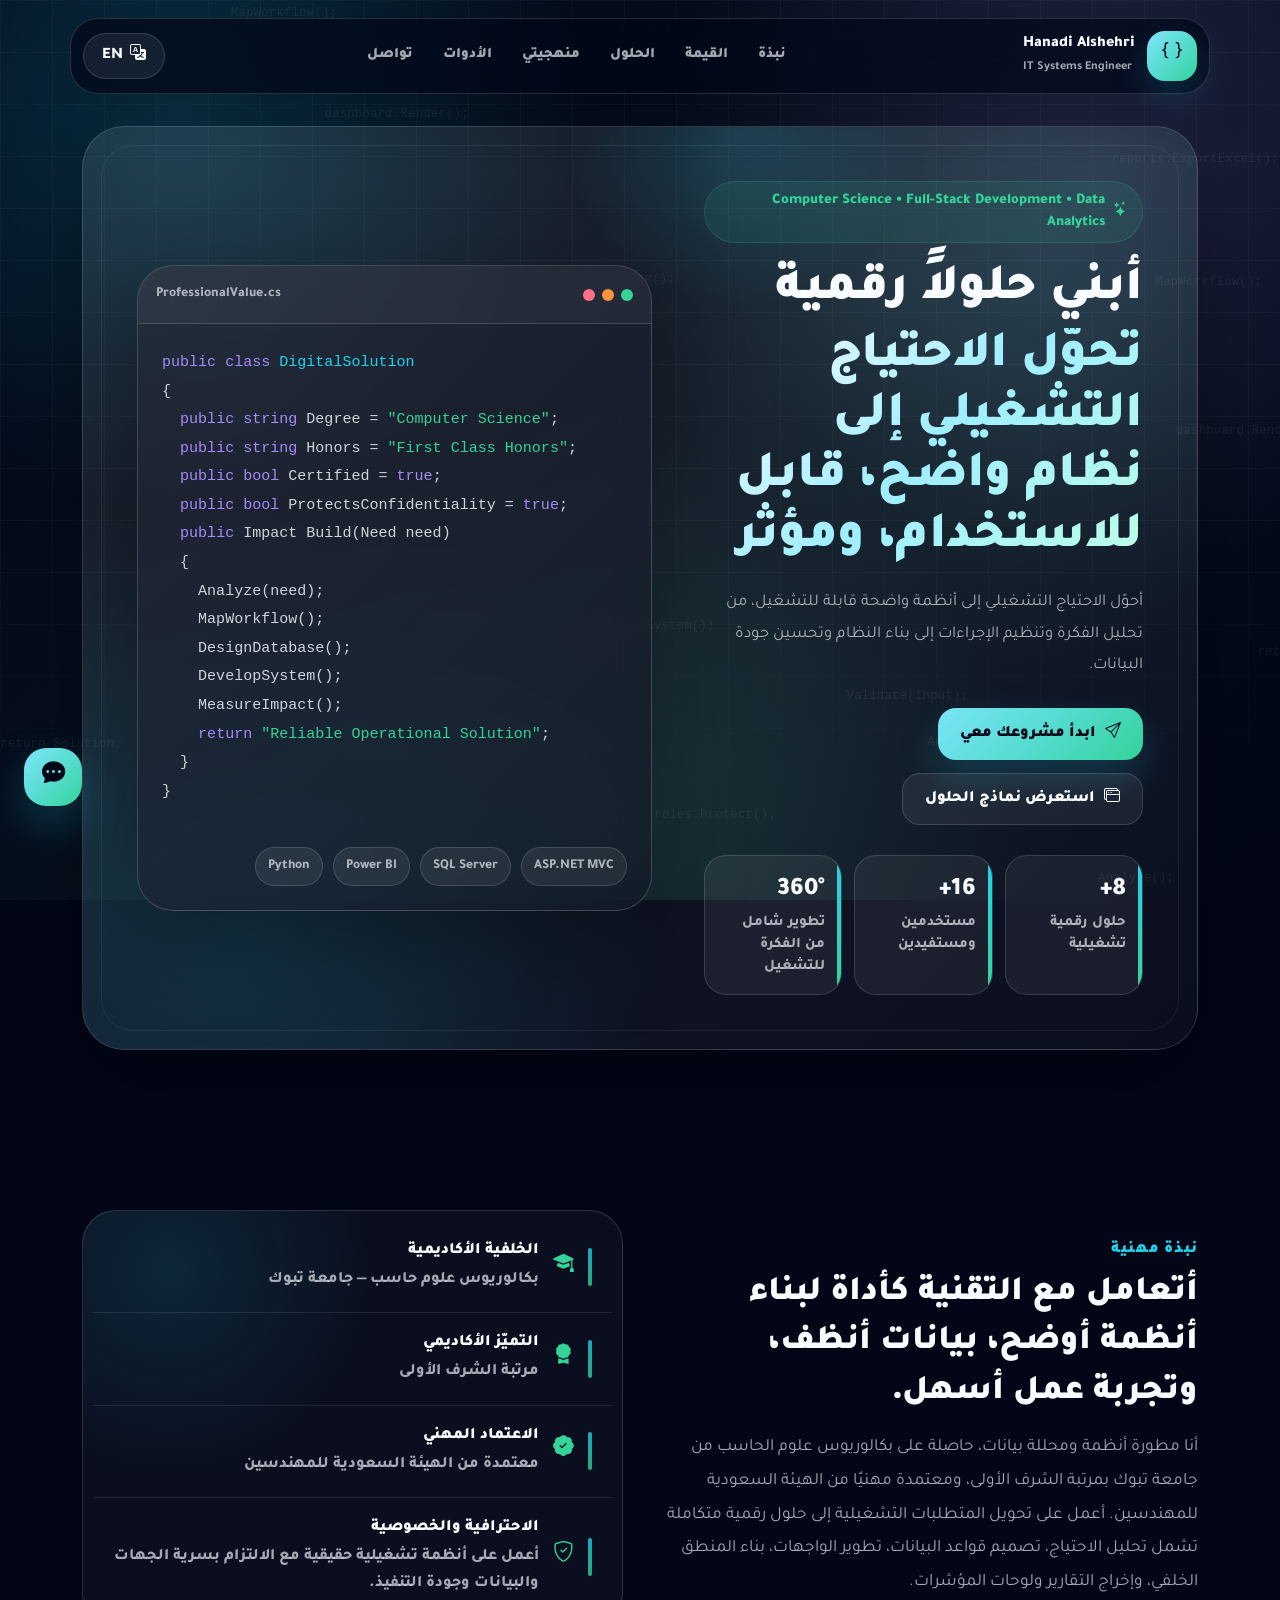
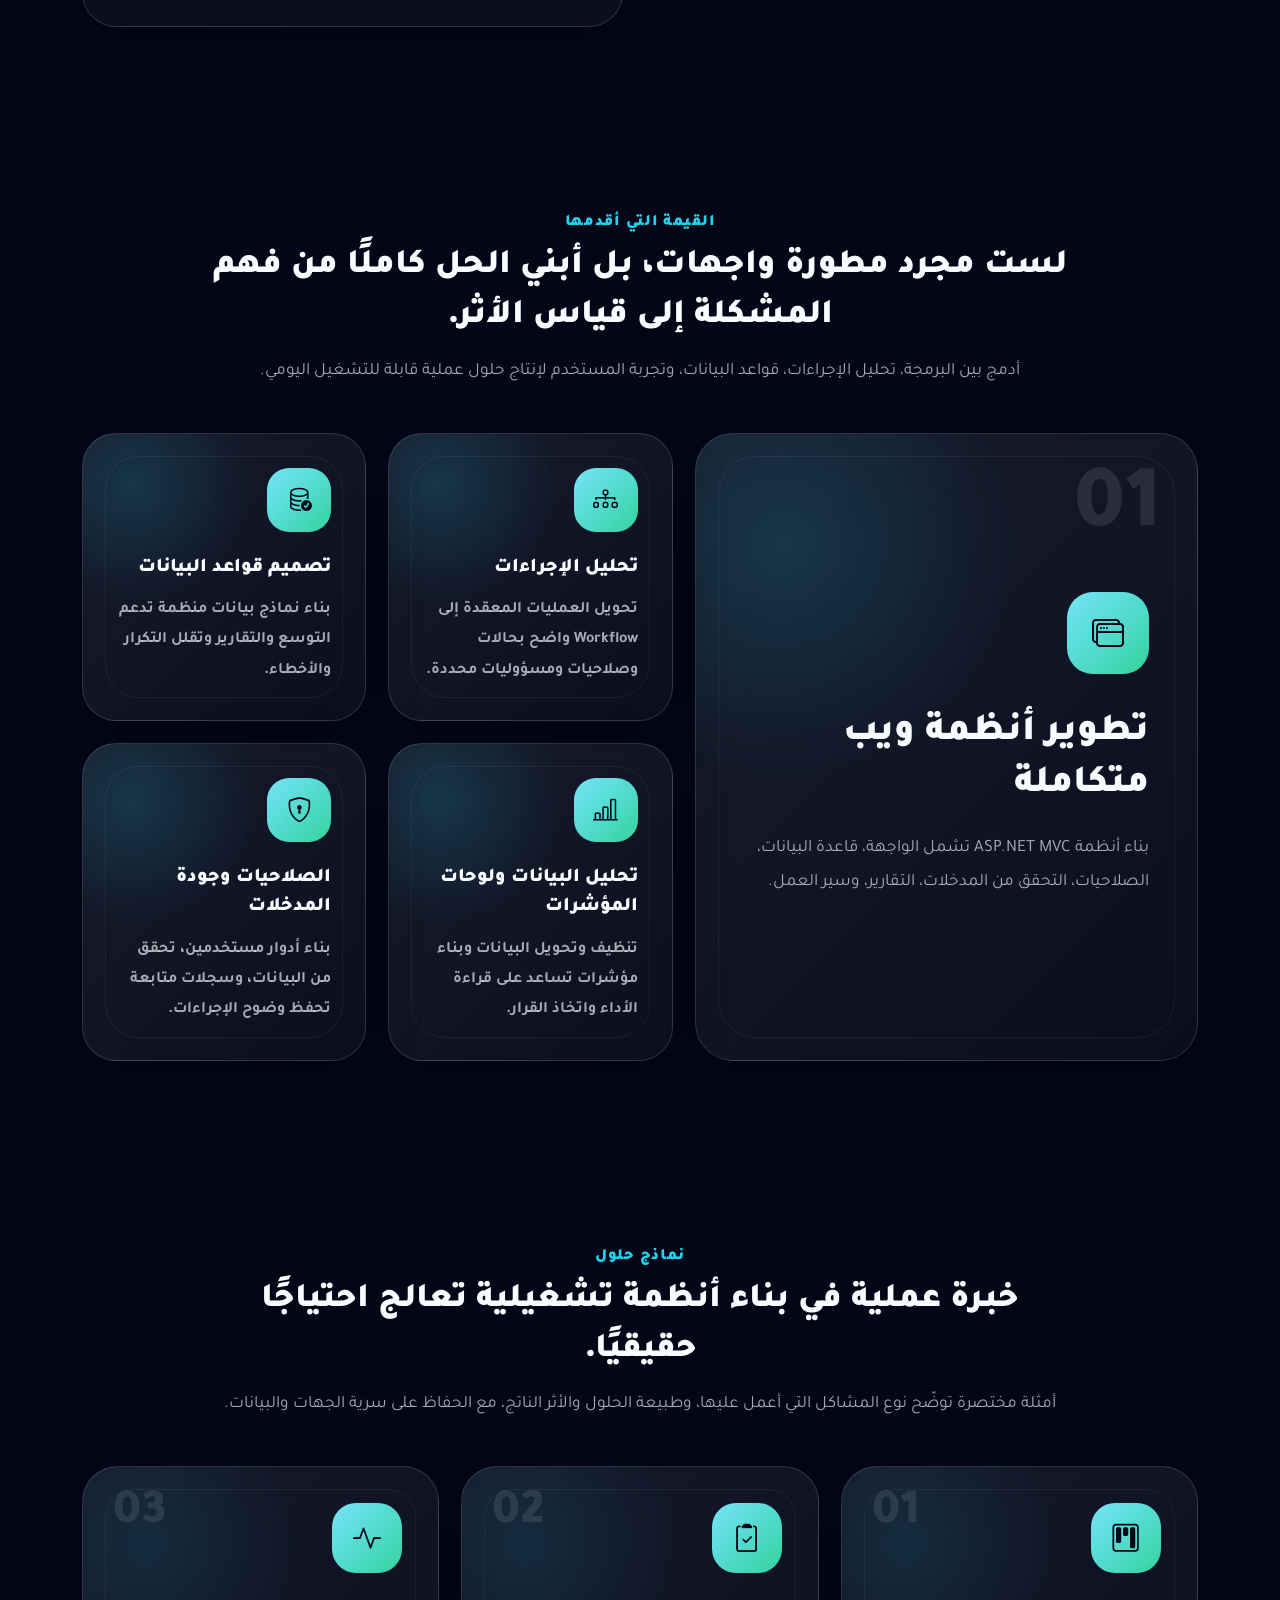
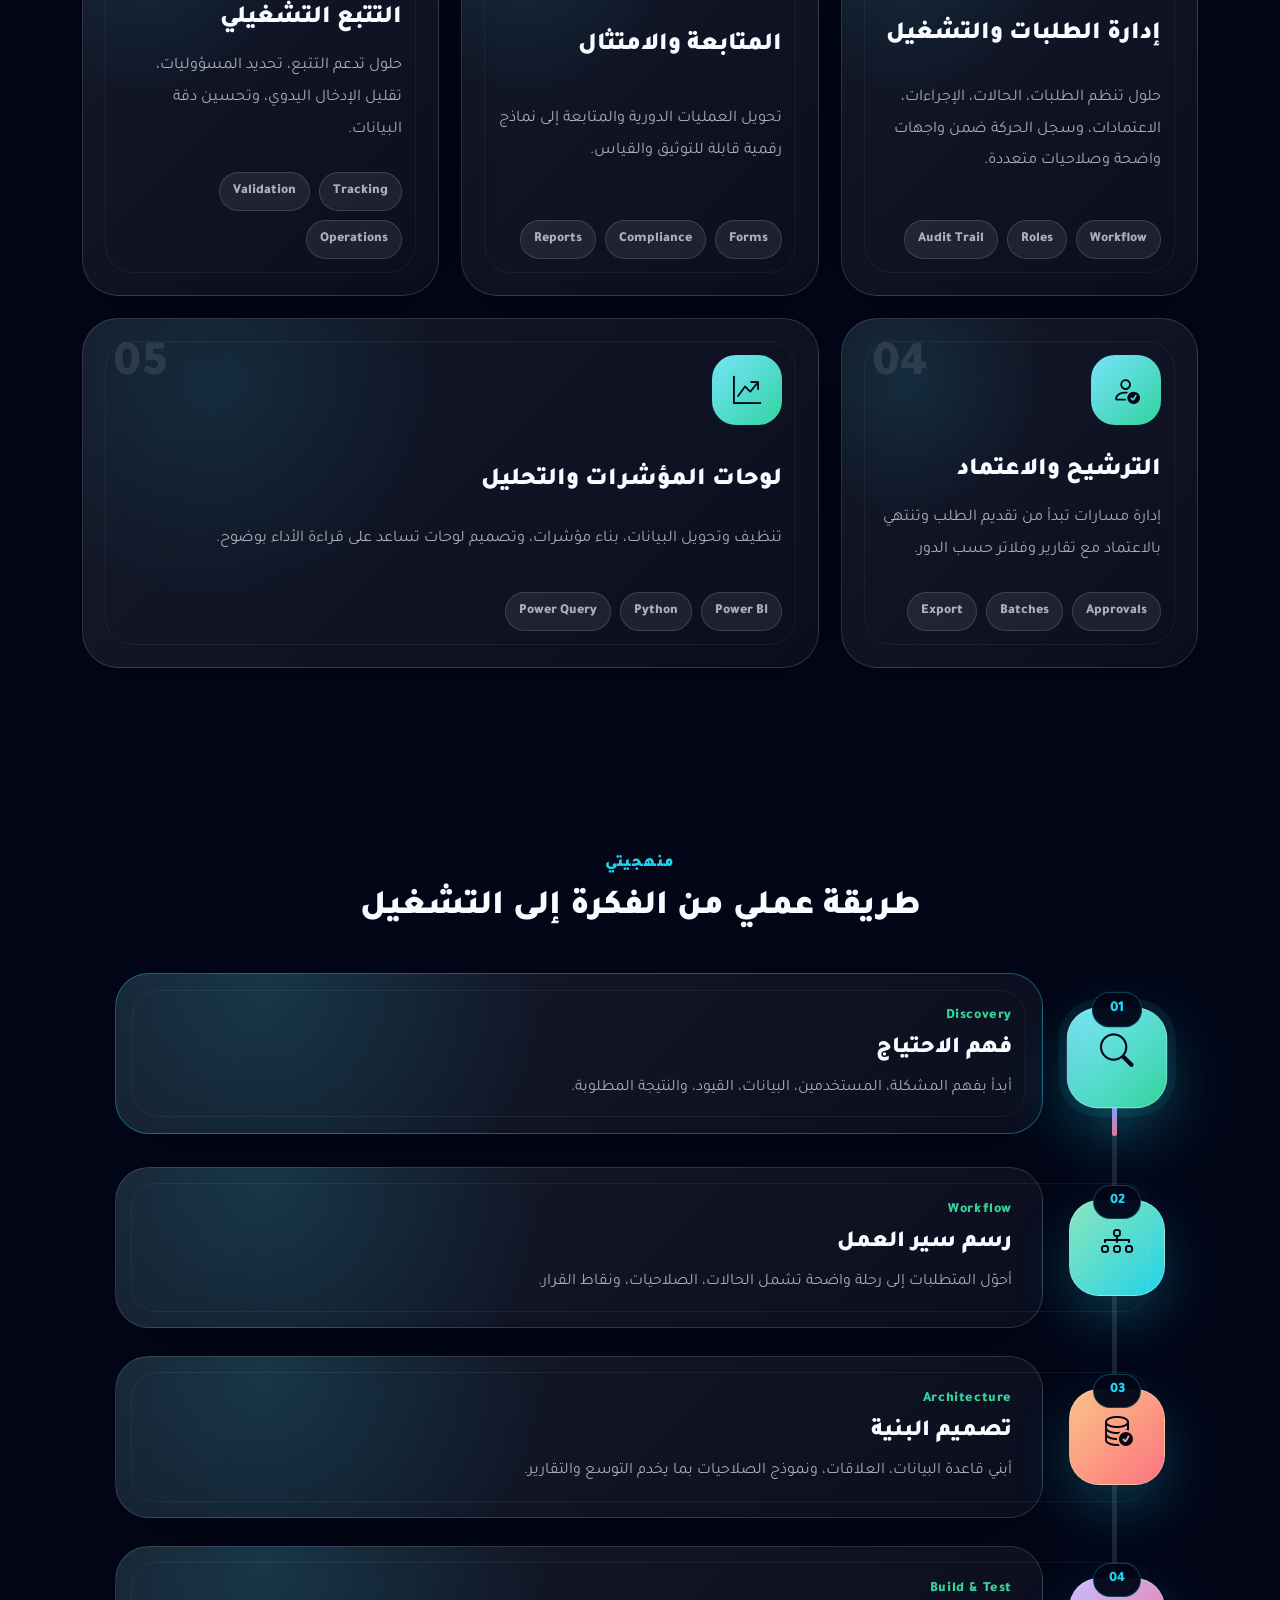
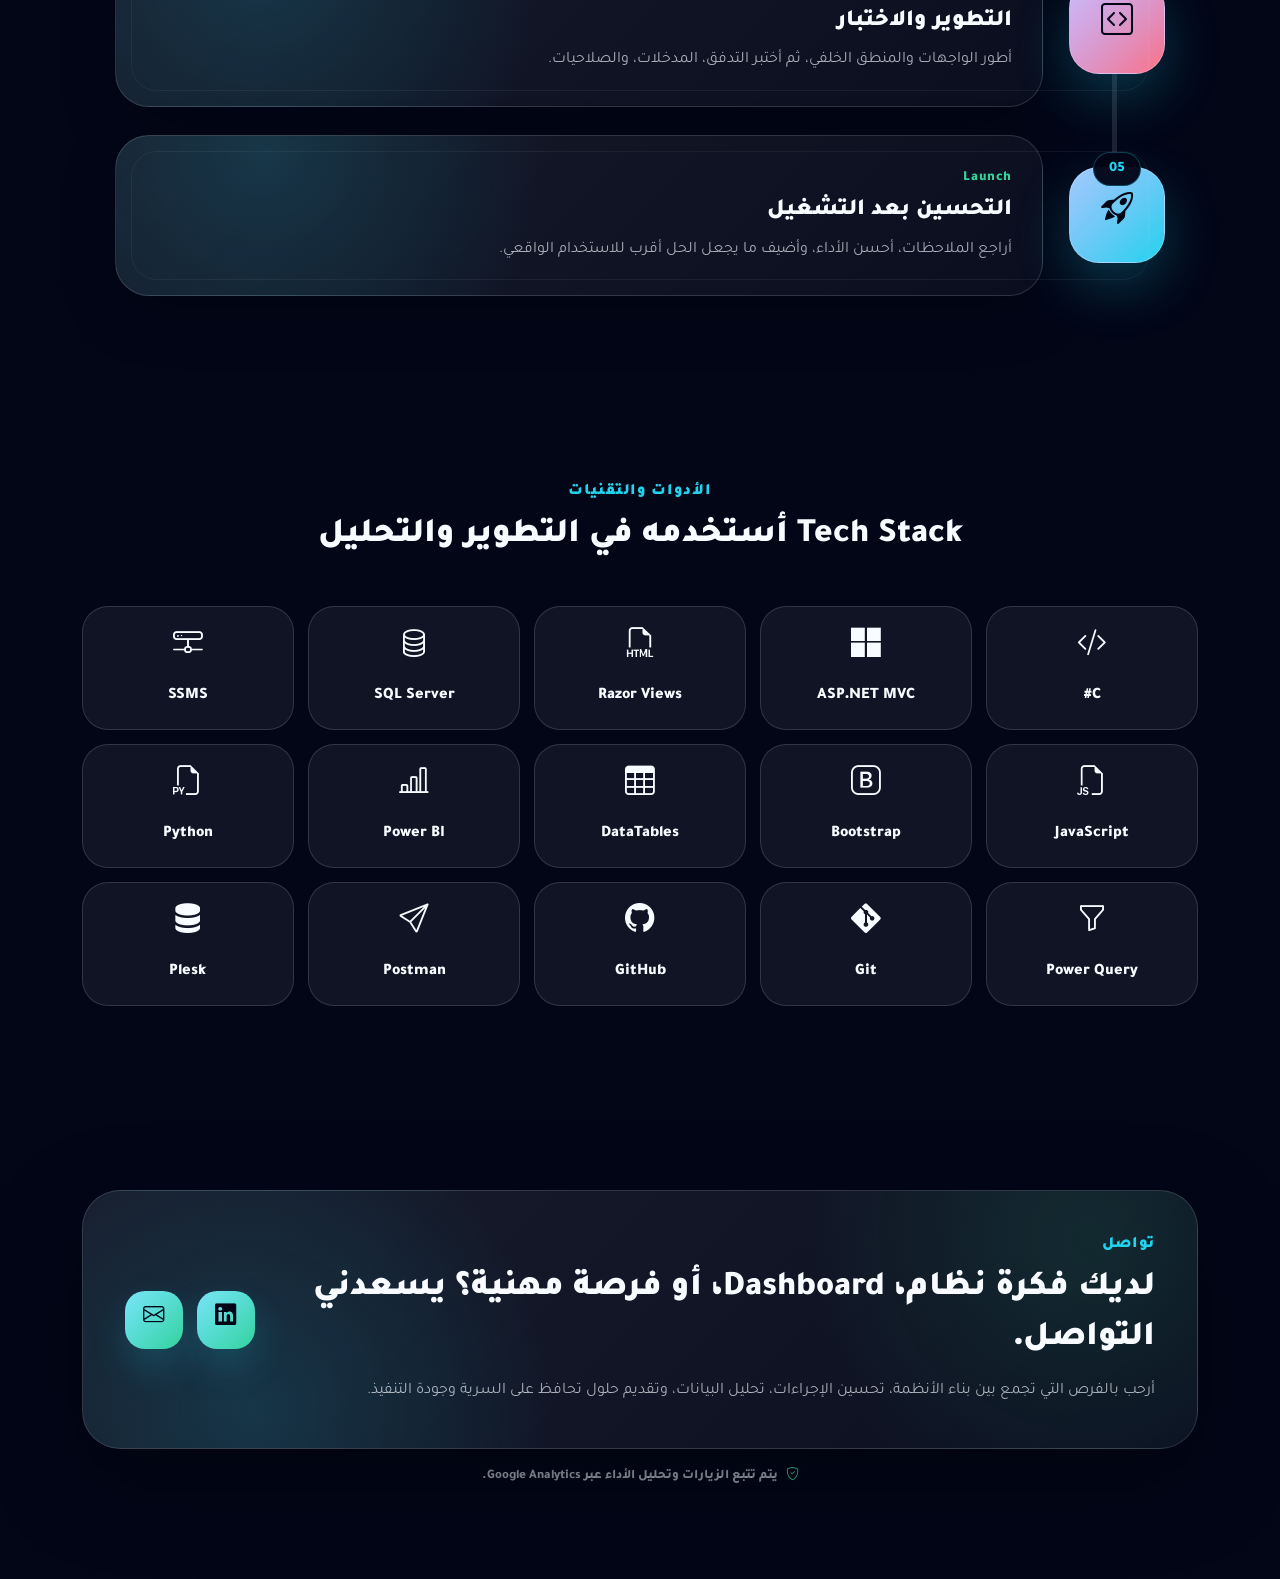
<file: index.html>
<!DOCTYPE html>
<html lang="ar" dir="rtl" id="htmlRoot">
<head>
    <meta charset="utf-8" />
    <meta name="viewport" content="width=device-width, initial-scale=1.0">

    <title>Portfolio - Hanadi Alshehri</title>

    <meta name="description" content="هنادي الشهري — مطورة أنظمة ومحللة بيانات. بناء حلول ASP.NET MVC، SQL Server، Power BI من الفكرة للتشغيل." />
    <meta name="author" content="Hanadi Alshehri" />

    <link rel="canonical" href="https://hanadialshehri12.github.io/portfolio/" />

    <meta property="og:title" content="Hanadi Alshehri — IT Systems Engineer" />
    <meta property="og:description" content="مطورة أنظمة ومحللة بيانات، أبني حلولاً رقمية متكاملة من الفكرة إلى التشغيل." />
    <meta property="og:url" content="https://hanadialshehri12.github.io/portfolio/" />
    <meta property="og:type" content="website" />
   <meta property="og:image" content="https://hanadialshehri12.github.io/portfolio/images/og-preview.png?v=3" />

    <meta name="twitter:card" content="summary_large_image" />

    <!-- Google Analytics -->
    <script async src="https://www.googletagmanager.com/gtag/js?id=G-NYGYSDWLR7"></script>
    <script>
        window.dataLayer = window.dataLayer || [];
        function gtag() { dataLayer.push(arguments); }
        gtag('js', new Date());
        gtag('config', 'G-NYGYSDWLR7');
    </script>

    <link href="https://cdn.jsdelivr.net/npm/bootstrap@5.3.3/dist/css/bootstrap.min.css" rel="stylesheet">
    <link href="https://cdn.jsdelivr.net/npm/bootstrap-icons@1.11.3/font/bootstrap-icons.css" rel="stylesheet">
    <link href="https://fonts.googleapis.com/css2?family=Tajawal:wght@400;500;700;800;900&display=swap" rel="stylesheet">

    <link href="Content/portfolio.css" rel="stylesheet" />
</head>

<body>

    <div class="page-bg"></div>
    <div class="grid-bg"></div>
    <div class="code-layer" id="codeLayer"></div>

    <header class="main-nav" id="mainNav">
        <div class="container nav-box" id="navBox">

            <a href="#home" class="brand">
                <span class="brand-icon"><i class="bi bi-braces"></i></span>
                <span class="brand-text">
                    <b data-i18n="brand_title">Hanadi Alshehri</b>
                    <small data-i18n="brand_subtitle">IT Systems Engineer</small>
                </span>
            </a>

            <nav class="collapse nav-links" id="navMenu">
                <a href="#about" data-i18n="nav_about">نبذة</a>
                <a href="#value" data-i18n="nav_value">القيمة</a>
                <a href="#solutions" data-i18n="nav_solutions">الحلول</a>
                <a href="#process" data-i18n="nav_process">منهجيتي</a>
                <a href="#tools" data-i18n="nav_tools">الأدوات</a>
                <a href="#contact" data-i18n="nav_contact">تواصل</a>
            </nav>

            <button class="lang-toggle" id="langToggle" type="button">
                <i class="bi bi-translate"></i>
                <span id="langText">EN</span>
            </button>

        </div>
    </header>

    <main>

        <div class="splash-screen" id="splashScreen" aria-hidden="true">
            <div class="splash-code">
                <span>Analyze()</span>
                <span>Design()</span>
                <span>Build()</span>
                <span>Deploy()</span>
            </div>

            <div class="splash-loader">
                <div class="splash-mark"><span>H</span></div>
                <div class="splash-ring ring-one"></div>
                <div class="splash-ring ring-two"></div>
                <div class="splash-ring ring-three"></div>
            </div>

            <div class="splash-copy">
                <strong data-i18n="splash_title">Hanadi Portfolio</strong>
                <p data-i18n="splash_subtitle">جاري بناء التجربة الرقمية...</p>
            </div>
        </div>

        <section class="hero-section section-reveal" id="home">
            <div class="container">
                <div class="hero-shell">

                    <div class="hero-copy">
                        <span class="eyebrow">
                            <i class="bi bi-stars"></i>
                            <span data-i18n="hero_badge">Computer Science • Full-Stack Development • Data Analytics</span>
                        </span>

                        <h1>
                            <span data-i18n="hero_title_1">أبني حلولاً رقمية</span>
                            <strong data-i18n="hero_title_2">تحوّل الاحتياج التشغيلي إلى نظام واضح، قابل للاستخدام، ومؤثر</strong>
                        </h1>

                        <p class="hero-lead" data-i18n="hero_desc">
                            مطورة أنظمة ومحللة بيانات أعمل على بناء حلول رقمية متكاملة من الفكرة وحتى التشغيل، مع تركيز على فهم الاحتياج، تنظيم الإجراءات، تحسين جودة البيانات، وبناء أنظمة تساعد الفرق على العمل بوضوح وكفاءة.
                        </p>

                        <div class="hero-actions">
                            <a href="#contact" class="btn-main">
                                <i class="bi bi-send"></i>
                                <span data-i18n="hero_btn_contact">ابدأ مشروعك معي</span>
                            </a>

                            <a href="#solutions" class="btn-ghost">
                                <i class="bi bi-window-stack"></i>
                                <span data-i18n="hero_btn_cases">استعرض نماذج الحلول</span>
                            </a>
                        </div>

                        <div class="hero-metrics">
                            <div>
                                <b data-count="8">0</b><em>+</em>
                                <span data-i18n="metric_1">حلول رقمية تشغيلية</span>
                            </div>

                            <div>
                                <b data-count="16">0</b><em>+</em>
                                <span data-i18n="metric_2">المستفيدين</span>
                            </div>

                            <div>
                                <b data-count="360">0</b><em>°</em>
                                <span data-i18n="metric_3">تطوير شامل من الفكرة للتشغيل</span>
                            </div>
                        </div>
                    </div>

                    <div class="hero-code-card tilt-card">
                        <div class="code-window-head">
                            <div class="window-dots">
                                <i></i><i></i><i></i>
                            </div>
                            <span class="code-title">ProfessionalValue.cs</span>
                        </div>

                        <div class="code-body">
                            <span class="code-line"><span class="code-keyword">public class</span><span class="code-name"> DigitalSolution</span></span>
                            <span class="code-line">{</span>
                            <span class="code-line">&nbsp;&nbsp;<span class="code-keyword">public string</span> Degree = <span class="code-string">"Computer Science"</span>;</span>
                            <span class="code-line">&nbsp;&nbsp;<span class="code-keyword">public string</span> Honors = <span class="code-string">"First Class Honors"</span>;</span>
                            <span class="code-line">&nbsp;&nbsp;<span class="code-keyword">public bool</span> Certified = <span class="code-keyword">true</span>;</span>
                            <span class="code-line">&nbsp;&nbsp;<span class="code-keyword">public bool</span> ProtectsConfidentiality = <span class="code-keyword">true</span>;</span>
                            <span class="code-line"></span>
                            <span class="code-line">&nbsp;&nbsp;<span class="code-keyword">public</span> Impact Build(Need need)</span>
                            <span class="code-line">&nbsp;&nbsp;{</span>
                            <span class="code-line">&nbsp;&nbsp;&nbsp;&nbsp;Analyze(need);</span>
                            <span class="code-line">&nbsp;&nbsp;&nbsp;&nbsp;MapWorkflow();</span>
                            <span class="code-line">&nbsp;&nbsp;&nbsp;&nbsp;DesignDatabase();</span>
                            <span class="code-line">&nbsp;&nbsp;&nbsp;&nbsp;DevelopSystem();</span>
                            <span class="code-line">&nbsp;&nbsp;&nbsp;&nbsp;MeasureImpact();</span>
                            <span class="code-line">&nbsp;&nbsp;&nbsp;&nbsp;<span class="code-keyword">return</span> <span class="code-string">"Reliable Operational Solution"</span>;</span>
                            <span class="code-line">&nbsp;&nbsp;}</span>
                            <span class="code-line">}</span>
                        </div>

                        <div class="code-footer">
                            <span>ASP.NET MVC</span>
                            <span>SQL Server</span>
                            <span>Power BI</span>
                            <span>Python</span>
                        </div>
                    </div>

                </div>
            </div>
        </section>

        <section class="section-block section-reveal" id="about">
            <div class="container">
                <div class="luxury-about">

                    <div class="section-heading">
                        <span data-i18n="about_label">نبذة مهنية</span>

                        <h2 data-i18n="about_title">
                            أتعامل مع التقنية كأداة لبناء أنظمة أوضح، بيانات أنظف، وتجربة عمل أسهل.
                        </h2>

                        <p data-i18n="about_desc">
                            أنا مطورة أنظمة ومحللة بيانات، حاصلة على بكالوريوس علوم الحاسب من جامعة تبوك بمرتبة الشرف الأولى، ومعتمدة مهنيًا من الهيئة السعودية للمهندسين. أعمل على تحويل المتطلبات التشغيلية إلى حلول رقمية متكاملة تشمل تحليل الاحتياج، تصميم قواعد البيانات، تطوير الواجهات، بناء المنطق الخلفي، وإخراج التقارير ولوحات المؤشرات.
                        </p>
                    </div>

                    <div class="identity-board">
                        <div class="identity-line">
                            <i class="bi bi-mortarboard-fill"></i>
                            <div>
                                <b data-i18n="about_item_1_title">الخلفية الأكاديمية</b>
                                <span data-i18n="about_item_1_desc">بكالوريوس علوم حاسب — جامعة تبوك</span>
                            </div>
                        </div>

                        <div class="identity-line">
                            <i class="bi bi-award-fill"></i>
                            <div>
                                <b data-i18n="about_item_2_title">التميّز الأكاديمي</b>
                                <span data-i18n="about_item_2_desc">مرتبة الشرف الأولى</span>
                            </div>
                        </div>

                        <div class="identity-line">
                            <i class="bi bi-patch-check-fill"></i>
                            <div>
                                <b data-i18n="about_item_3_title">الاعتماد المهني</b>
                                <span data-i18n="about_item_3_desc">معتمدة من الهيئة السعودية للمهندسين</span>
                            </div>
                        </div>

                        <div class="identity-line">
                            <i class="bi bi-shield-check"></i>
                            <div>
                                <b data-i18n="about_item_4_title">الاحترافية والخصوصية</b>
                                <span data-i18n="about_item_4_desc">أعمل على أنظمة تشغيلية حقيقية مع الالتزام بسرية الجهات والبيانات وجودة التنفيذ.</span>
                            </div>
                        </div>
                    </div>

                </div>
            </div>
        </section>

        <section class="section-block section-reveal" id="value">
            <div class="container">

                <div class="section-title">
                    <span data-i18n="value_label">القيمة التي أقدمها</span>

                    <h2 data-i18n="value_title">
                        لست مجرد مطورة واجهات، بل أبني الحل كاملًا من فهم المشكلة إلى قياس الأثر.
                    </h2>

                    <p data-i18n="value_desc">
                        أدمج بين البرمجة، تحليل الإجراءات، قواعد البيانات، وتجربة المستخدم لإنتاج حلول عملية قابلة للتشغيل اليومي.
                    </p>
                </div>

                <div class="value-showcase">

                    <div class="value-main">
                        <span class="value-number">01</span>
                        <i class="bi bi-window-stack"></i>
                        <h3 data-i18n="value_main_title">تطوير أنظمة ويب متكاملة</h3>
                        <p data-i18n="value_main_desc">
                            بناء أنظمة ASP.NET MVC تشمل الواجهة، قاعدة البيانات، الصلاحيات، التحقق من المدخلات، التقارير، وسير العمل.
                        </p>
                    </div>

                    <div class="value-side">
                        <div>
                            <i class="bi bi-diagram-3"></i>
                            <b data-i18n="value_1_title">تحليل الإجراءات</b>
                            <span data-i18n="value_1_desc">تحويل العمليات المعقدة إلى Workflow واضح بحالات وصلاحيات ومسؤوليات محددة.</span>
                        </div>

                        <div>
                            <i class="bi bi-database-check"></i>
                            <b data-i18n="value_2_title">تصميم قواعد البيانات</b>
                            <span data-i18n="value_2_desc">بناء نماذج بيانات منظمة تدعم التوسع والتقارير وتقلل التكرار والأخطاء.</span>
                        </div>

                        <div>
                            <i class="bi bi-bar-chart-line"></i>
                            <b data-i18n="value_3_title">تحليل البيانات ولوحات المؤشرات</b>
                            <span data-i18n="value_3_desc">تنظيف وتحويل البيانات وبناء مؤشرات تساعد على قراءة الأداء واتخاذ القرار.</span>
                        </div>

                        <div>
                            <i class="bi bi-shield-lock"></i>
                            <b data-i18n="value_4_title">الصلاحيات وجودة المدخلات</b>
                            <span data-i18n="value_4_desc">بناء أدوار مستخدمين، تحقق من البيانات، وسجلات متابعة تحفظ وضوح الإجراءات.</span>
                        </div>
                    </div>

                </div>

            </div>
        </section>

        <section class="section-block section-reveal" id="solutions">
            <div class="container">

                <div class="section-title">
                    <span data-i18n="solutions_label">نماذج حلول</span>

                    <h2 data-i18n="solutions_title">
                        خبرة عملية في بناء أنظمة تشغيلية تعالج احتياجًا حقيقيًا.
                    </h2>

                    <p data-i18n="solutions_desc">
                        أمثلة مختصرة توضّح نوع المشاكل التي أعمل عليها، وطبيعة الحلول والأثر الناتج، مع الحفاظ على سرية الجهات والبيانات.
                    </p>
                </div>

                <div class="solution-gallery">

                    <article class="solution-panel">
                        <span>01</span>
                        <i class="bi bi-kanban"></i>
                        <h3 data-i18n="sol_1_title">إدارة الطلبات والتشغيل</h3>
                        <p data-i18n="sol_1_desc">حلول تنظم الطلبات، الحالات، الإجراءات، الاعتمادات، وسجل الحركة ضمن واجهات واضحة وصلاحيات متعددة.</p>
                        <div>
                            <b>Workflow</b>
                            <b>Roles</b>
                            <b>Audit Trail</b>
                        </div>
                    </article>

                    <article class="solution-panel">
                        <span>02</span>
                        <i class="bi bi-clipboard2-check"></i>
                        <h3 data-i18n="sol_2_title">المتابعة والامتثال</h3>
                        <p data-i18n="sol_2_desc">تحويل العمليات الدورية والمتابعة إلى نماذج رقمية قابلة للتوثيق والقياس.</p>
                        <div>
                            <b>Forms</b>
                            <b>Compliance</b>
                            <b>Reports</b>
                        </div>
                    </article>

                    <article class="solution-panel">
                        <span>03</span>
                        <i class="bi bi-activity"></i>
                        <h3 data-i18n="sol_3_title">التتبع التشغيلي</h3>
                        <p data-i18n="sol_3_desc">حلول تدعم التتبع، تحديد المسؤوليات، تقليل الإدخال اليدوي، وتحسين دقة البيانات.</p>
                        <div>
                            <b>Tracking</b>
                            <b>Validation</b>
                            <b>Operations</b>
                        </div>
                    </article>

                    <article class="solution-panel">
                        <span>04</span>
                        <i class="bi bi-person-check"></i>
                        <h3 data-i18n="sol_4_title">الترشيح والاعتماد</h3>
                        <p data-i18n="sol_4_desc">إدارة مسارات تبدأ من تقديم الطلب وتنتهي بالاعتماد مع تقارير وفلاتر حسب الدور.</p>
                        <div>
                            <b>Approvals</b>
                            <b>Batches</b>
                            <b>Export</b>
                        </div>
                    </article>

                    <article class="solution-panel wide">
                        <span>05</span>
                        <i class="bi bi-graph-up-arrow"></i>
                        <h3 data-i18n="sol_5_title">لوحات المؤشرات والتحليل</h3>
                        <p data-i18n="sol_5_desc">تنظيف وتحويل البيانات، بناء مؤشرات، وتصميم لوحات تساعد على قراءة الأداء بوضوح.</p>
                        <div>
                            <b>Power BI</b>
                            <b>Python</b>
                            <b>Power Query</b>
                        </div>
                    </article>

                </div>

            </div>
        </section>

        <section class="section-block section-reveal process-section" id="process">
            <div class="container">

                <div class="section-title">
                    <span data-i18n="process_label">منهجيتي</span>
                    <h2 data-i18n="process_title">طريقة عملي من الفكرة إلى التشغيل</h2>
                </div>

                <div class="pro-timeline" id="proTimeline">

                    <article class="pro-step active">
                        <div class="pro-node"><span>01</span><i class="bi bi-search"></i></div>
                        <div class="pro-card">
                            <small>Discovery</small>
                            <h3 data-i18n="step_1_title">فهم الاحتياج</h3>
                            <p data-i18n="step_1_desc">أبدأ بفهم المشكلة، المستخدمين، البيانات، القيود، والنتيجة المطلوبة.</p>
                        </div>
                    </article>

                    <article class="pro-step">
                        <div class="pro-node"><span>02</span><i class="bi bi-diagram-3"></i></div>
                        <div class="pro-card">
                            <small>Workflow</small>
                            <h3 data-i18n="step_2_title">رسم سير العمل</h3>
                            <p data-i18n="step_2_desc">أحوّل المتطلبات إلى رحلة واضحة تشمل الحالات، الصلاحيات، ونقاط القرار.</p>
                        </div>
                    </article>

                    <article class="pro-step">
                        <div class="pro-node"><span>03</span><i class="bi bi-database-check"></i></div>
                        <div class="pro-card">
                            <small>Architecture</small>
                            <h3 data-i18n="step_3_title">تصميم البنية</h3>
                            <p data-i18n="step_3_desc">أبني قاعدة البيانات، العلاقات، ونموذج الصلاحيات بما يخدم التوسع والتقارير.</p>
                        </div>
                    </article>

                    <article class="pro-step">
                        <div class="pro-node"><span>04</span><i class="bi bi-code-square"></i></div>
                        <div class="pro-card">
                            <small>Build & Test</small>
                            <h3 data-i18n="step_4_title">التطوير والاختبار</h3>
                            <p data-i18n="step_4_desc">أطور الواجهات والمنطق الخلفي، ثم أختبر التدفق، المدخلات، والصلاحيات.</p>
                        </div>
                    </article>

                    <article class="pro-step">
                        <div class="pro-node"><span>05</span><i class="bi bi-rocket-takeoff"></i></div>
                        <div class="pro-card">
                            <small>Launch</small>
                            <h3 data-i18n="step_5_title">التحسين بعد التشغيل</h3>
                            <p data-i18n="step_5_desc">أراجع الملاحظات، أحسن الأداء، وأضيف ما يجعل الحل أقرب للاستخدام الواقعي.</p>
                        </div>
                    </article>

                </div>

            </div>
        </section>

        <section class="section-block section-reveal" id="tools">
            <div class="container">

                <div class="section-title">
                    <span data-i18n="tools_label">الأدوات والتقنيات</span>
                    <h2 data-i18n="tools_title">Tech Stack أستخدمه في التطوير والتحليل</h2>
                </div>

                <div class="tools-grid">
                    <div><i class="bi bi-code-slash"></i><b>C#</b></div>
                    <div><i class="bi bi-microsoft"></i><b>ASP.NET MVC</b></div>
                    <div><i class="bi bi-filetype-html"></i><b>Razor Views</b></div>
                    <div><i class="bi bi-database"></i><b>SQL Server</b></div>
                    <div><i class="bi bi-hdd-network"></i><b>SSMS</b></div>
                    <div><i class="bi bi-filetype-js"></i><b>JavaScript</b></div>
                    <div><i class="bi bi-bootstrap"></i><b>Bootstrap</b></div>
                    <div><i class="bi bi-table"></i><b>DataTables</b></div>
                    <div><i class="bi bi-bar-chart-line"></i><b>Power BI</b></div>
                    <div><i class="bi bi-filetype-py"></i><b>Python</b></div>
                    <div><i class="bi bi-funnel"></i><b>Power Query</b></div>
                    <div><i class="bi bi-git"></i><b>Git</b></div>
                    <div><i class="bi bi-github"></i><b>GitHub</b></div>
                    <div><i class="bi bi-send"></i><b>Postman</b></div>
                    <div><i class="bi bi-server"></i><b>Plesk</b></div>
                </div>

            </div>
        </section>

        <section class="contact-section section-reveal" id="contact">
            <div class="container">

                <div class="contact-card">
                    <div>
                        <span data-i18n="contact_label">تواصل</span>

                        <h2 data-i18n="contact_title">
                            لديك فكرة نظام، Dashboard، أو فرصة مهنية؟ يسعدني التواصل.
                        </h2>

                        <p data-i18n="contact_desc">
                            أرحب بالفرص التي تجمع بين بناء الأنظمة، تحسين الإجراءات، تحليل البيانات، وتقديم حلول تحافظ على السرية وجودة التنفيذ.
                        </p>
                    </div>

                    <div class="contact-actions social-actions">

                        <a href="https://www.linkedin.com/in/hanadi-alshehri12"
                           target="_blank"
                           rel="noopener"
                           aria-label="LinkedIn"
                           title="LinkedIn">
                            <i class="bi bi-linkedin"></i>
                        </a>

                        <a href="https://mail.google.com/mail/?view=cm&fs=1&to=hanadialshehri12@gmail.com&su=Professional%20Inquiry"
                           target="_blank"
                           rel="noopener"
                           aria-label="Email"
                           title="Email">
                            <i class="bi bi-envelope"></i>
                        </a>

                    </div>
                </div>

                <div class="portfolio-footer-note">
                    <i class="bi bi-shield-check"></i>
                    <span data-i18n="analytics_note">يتم تتبع الزيارات وتحليل الأداء عبر Google Analytics.</span>
                </div>

            </div>
        </section>

        <div class="portfolio-chatbot" id="portfolioChatbot">
            <button class="chatbot-toggle" id="chatbotToggle" type="button" aria-label="Open chatbot">
                <i class="bi bi-chat-dots-fill"></i>
            </button>

            <div class="chatbot-window" id="chatbotWindow">
                <div class="chatbot-head">
                    <div>
                        <strong id="botTitle">مساعد هنادي</strong>
                        <small id="botStatus">اسأل عن الخدمات، الخبرات، أو طريقة التواصل</small>
                    </div>

                    <button type="button" id="chatbotClose" aria-label="Close chatbot">
                        <i class="bi bi-x-lg"></i>
                    </button>
                </div>

                <div class="chatbot-body" id="chatbotBody"></div>

                <div class="chatbot-quick" id="chatbotQuick"></div>

                <form class="chatbot-form" id="chatbotForm">
                    <input type="text" id="chatbotInput" autocomplete="off" placeholder="اكتب سؤالك هنا..." />
                    <button type="submit" aria-label="Send message">
                        <i class="bi bi-send-fill"></i>
                    </button>
                </form>
            </div>
        </div>

    </main>

    <button class="scroll-top" id="scrollTopBtn" type="button">
        <i class="bi bi-arrow-up"></i>
    </button>

    <script src="https://cdn.jsdelivr.net/npm/bootstrap@5.3.3/dist/js/bootstrap.bundle.min.js"></script>
    <script src="Scripts/portfolio.js"></script>

    <script type="application/ld+json">
        {
          "@context": "https://schema.org",
          "@type": "Person",
          "name": "Hanadi Alshehri",
          "jobTitle": "IT Systems Engineer",
          "url": "https://hanadialshehri12.github.io/portfolio/",
          "sameAs": ["https://www.linkedin.com/in/hanadi-alshehri12"],
          "knowsAbout": ["ASP.NET MVC", "SQL Server", "Power BI", "C#", "Data Analytics"]
        }
    </script>

</body>
</html>
</file>
<file: Content/portfolio.css>
﻿:root {
    --bg: #020617;
    --bg-soft: #07111f;
    --text: #f8fbff;
    --muted: rgba(248, 251, 255, .66);
    --soft: rgba(248, 251, 255, .45);
    --cyan: #22d3ee;
    --green: #34d399;
    --blue: #60a5fa;
    --purple: #a78bfa;
    --pink: #fb7185;
    --orange: #fb923c;
    --glass: rgba(255, 255, 255, .065);
    --glass-strong: rgba(255, 255, 255, .105);
    --border: rgba(255, 255, 255, .14);
    --border-strong: rgba(255, 255, 255, .24);
    --dark: #020617;
    --shadow: 0 30px 90px rgba(0, 0, 0, .36);
    --shadow-soft: 0 18px 55px rgba(0, 0, 0, .22);
    --radius-xl: 42px;
    --radius-lg: 34px;
    --radius-md: 24px;
}

* {
    box-sizing: border-box;
}

html {
    scroll-behavior: smooth;
    scroll-padding-top: 120px;
}

body {
    margin: 0;
    min-height: 100vh;
    font-family: 'Tajawal', sans-serif;
    color: var(--text);
    background: var(--bg);
    overflow-x: hidden;
}

a {
    text-decoration: none;
    color: inherit;
}

::selection {
    background: rgba(34, 211, 238, .35);
    color: #fff;
}

.container {
    width: 100%;
}

@media (min-width: 1400px) {
    .container {
        max-width: 1320px !important;
    }
}

/* ================= BACKGROUND ================= */

.page-bg,
.grid-bg,
.code-layer {
    position: fixed;
    inset: 0;
    pointer-events: none;
}

.page-bg {
    z-index: -7;
    background: radial-gradient(circle at 14% 12%, rgba(34, 211, 238, .20), transparent 30%), radial-gradient(circle at 85% 18%, rgba(167, 139, 250, .17), transparent 32%), radial-gradient(circle at 50% 90%, rgba(52, 211, 153, .12), transparent 38%), linear-gradient(135deg, #020617 0%, #07111f 52%, #020617 100%);
}

.grid-bg {
    z-index: -6;
    background-image: linear-gradient(rgba(255, 255, 255, .032) 1px, transparent 1px), linear-gradient(90deg, rgba(255, 255, 255, .032) 1px, transparent 1px);
    background-size: 52px 52px;
    mask-image: linear-gradient(to bottom, black 0%, black 58%, transparent 94%);
}

.code-layer {
    z-index: -5;
    overflow: hidden;
}

    .code-layer span {
        position: absolute;
        direction: ltr;
        white-space: nowrap;
        font-family: Consolas, monospace;
        color: rgba(255, 255, 255, .075);
        font-size: 12px;
        letter-spacing: .4px;
        animation-name: codeFloat;
        animation-timing-function: linear;
        animation-iteration-count: infinite;
    }

.orb {
    position: fixed;
    width: 430px;
    height: 430px;
    border-radius: 50%;
    filter: blur(105px);
    opacity: .26;
    z-index: -4;
    pointer-events: none;
    animation: floatingOrb 9s ease-in-out infinite;
}

.orb-one {
    top: -160px;
    right: -120px;
    background: var(--cyan);
}

.orb-two {
    bottom: -170px;
    left: -130px;
    background: var(--purple);
    animation-delay: -2.5s;
}

.orb-three {
    top: 42%;
    left: 43%;
    width: 260px;
    height: 260px;
    background: var(--green);
    opacity: .13;
    animation-delay: -4.5s;
}

/* ================= SPLASH ================= */

.splash-screen {
    position: fixed;
    inset: 0;
    z-index: 9999;
    display: grid;
    place-items: center;
    background: rgba(2, 6, 23, .52);
    backdrop-filter: blur(16px);
    transition: opacity .55s ease, visibility .55s ease;
    overflow: hidden;
}

    .splash-screen.hide {
        opacity: 0;
        visibility: hidden;
    }

.splash-code {
    position: absolute;
    inset: 0;
    direction: ltr;
    opacity: .22;
}

    .splash-code span {
        position: absolute;
        color: rgba(255, 255, 255, .24);
        font-family: Consolas, monospace;
        font-size: 13px;
        animation: splashCode 1.6s ease-in-out infinite alternate;
    }

        .splash-code span:nth-child(1) {
            top: 22%;
            left: 18%;
        }

        .splash-code span:nth-child(2) {
            top: 36%;
            right: 20%;
            animation-delay: .2s;
        }

        .splash-code span:nth-child(3) {
            bottom: 30%;
            left: 24%;
            animation-delay: .4s;
        }

        .splash-code span:nth-child(4) {
            bottom: 20%;
            right: 26%;
            animation-delay: .6s;
        }

.splash-loader {
    width: 168px;
    height: 168px;
    border-radius: 50%;
    position: relative;
    display: grid;
    place-items: center;
}

.splash-mark {
    width: 74px;
    height: 74px;
    border-radius: 26px;
    display: grid;
    place-items: center;
    color: var(--dark);
    font-weight: 900;
    font-size: 2rem;
    background: linear-gradient(135deg, rgba(255, 255, 255, .45), transparent), linear-gradient(135deg, var(--cyan), var(--green));
    box-shadow: 0 0 42px rgba(34, 211, 238, .28);
    z-index: 3;
}

.splash-ring {
    position: absolute;
    border-radius: 50%;
    border: 2px solid transparent;
}

.ring-one {
    inset: 0;
    border-top-color: var(--cyan);
    border-left-color: rgba(34, 211, 238, .22);
    animation: spin 1.1s linear infinite;
}

.ring-two {
    inset: 18px;
    border-right-color: var(--green);
    border-bottom-color: rgba(52, 211, 153, .20);
    animation: spinReverse 1.45s linear infinite;
}

.ring-three {
    inset: 36px;
    border-bottom-color: var(--purple);
    border-top-color: rgba(167, 139, 250, .16);
    animation: spin 1.9s linear infinite;
}

.splash-copy {
    position: absolute;
    top: calc(50% + 110px);
    text-align: center;
}

    .splash-copy strong {
        display: block;
        font-weight: 900;
        font-size: 1.28rem;
    }

    .splash-copy p {
        margin: 6px 0 0;
        color: var(--muted);
    }

/* ================= NAVBAR ================= */

.main-nav {
    position: sticky;
    top: 18px;
    z-index: 999;
    margin-bottom: 16px;
}

.nav-box {
    min-height: 76px;
    padding: 10px 12px;
    border-radius: 28px;
    background: rgba(2, 6, 23, .70);
    border: 1px solid var(--border);
    backdrop-filter: blur(22px);
    box-shadow: 0 14px 55px rgba(0, 0, 0, .18);
    display: flex;
    align-items: center;
    justify-content: space-between;
    gap: 14px;
    transition: .25s ease;
}

.main-nav.scrolled .nav-box {
    background: rgba(2, 6, 23, .90);
    box-shadow: 0 18px 70px rgba(0, 0, 0, .34);
}

.brand {
    display: inline-flex;
    align-items: center;
    gap: 12px;
    color: var(--text);
    min-width: 210px;
}

    .brand:hover {
        color: var(--text);
    }

.brand-icon {
    width: 50px;
    height: 50px;
    border-radius: 18px;
    display: grid;
    place-items: center;
    color: var(--dark);
    font-size: 1.35rem;
    background: linear-gradient(135deg, rgba(255,255,255,.42), transparent), linear-gradient(135deg, var(--cyan), var(--green));
    box-shadow: 0 14px 36px rgba(34, 211, 238, .18);
}

.brand-text b {
    display: block;
    font-size: .98rem;
    font-weight: 900;
    line-height: 1.1;
}

.brand-text small {
    display: block;
    margin-top: 4px;
    direction: ltr;
    color: var(--muted);
    font-size: .76rem;
    font-weight: 700;
}

.nav-links {
    align-items: center;
    justify-content: center;
    gap: 4px;
    flex: 1;
}

    .nav-links a {
        position: relative;
        display: inline-flex;
        align-items: center;
        justify-content: center;
        color: var(--muted);
        padding: 10px 13px;
        border-radius: 999px;
        font-weight: 900;
        font-size: .91rem;
        transition: .25s ease;
    }

        .nav-links a:hover,
        .nav-links a.active {
            color: var(--text);
            background: rgba(255, 255, 255, .085);
        }

            .nav-links a.active::after {
                content: "";
                position: absolute;
                bottom: 5px;
                width: 18px;
                height: 3px;
                border-radius: 999px;
                background: linear-gradient(90deg, var(--cyan), var(--green));
            }

.lang-toggle,
.menu-btn {
    border: 0;
    flex: 0 0 auto;
}

.menu-btn {
    display: none !important;
}

.lang-toggle {
    height: 46px;
    min-width: 82px;
    padding: 0 14px;
    border-radius: 999px;
    color: var(--text);
    background: rgba(255, 255, 255, .075);
    border: 1px solid var(--border);
    display: inline-flex;
    align-items: center;
    justify-content: center;
    gap: 7px;
    font-weight: 900;
    transition: .25s;
}

    .lang-toggle:hover {
        color: var(--dark);
        background: linear-gradient(135deg, rgba(255,255,255,.38), transparent), linear-gradient(135deg, var(--cyan), var(--green));
        transform: translateY(-2px);
    }

@media (min-width: 992px) {
    .nav-links {
        display: flex !important;
    }
}

/* ================= HERO ================= */

.hero-section {
    padding: 34px 0 68px;
}

.hero-shell {
    width: 100%;
    min-height: 620px;
    padding: 54px;
    border-radius: var(--radius-xl);
    display: grid;
    grid-template-columns: .92fr 1.08fr;
    gap: 52px;
    align-items: center;
    position: relative;
    overflow: hidden;
    background: radial-gradient(circle at 14% 86%, rgba(34, 211, 238, .16), transparent 34%), radial-gradient(circle at 86% 16%, rgba(52, 211, 153, .12), transparent 32%), linear-gradient(135deg, rgba(255, 255, 255, .095), rgba(255, 255, 255, .035));
    border: 1px solid var(--border);
    box-shadow: var(--shadow);
}

    .hero-shell::before {
        content: "";
        position: absolute;
        inset: 18px;
        border-radius: 32px;
        border: 1px solid rgba(255,255,255,.07);
        pointer-events: none;
    }

    .hero-shell::after {
        content: "";
        position: absolute;
        width: 420px;
        height: 420px;
        top: -210px;
        inset-inline-start: 22%;
        border-radius: 50%;
        background: radial-gradient(circle, rgba(34, 211, 238, .16), transparent 62%);
        filter: blur(8px);
    }

.hero-copy,
.hero-code-card {
    position: relative;
    z-index: 2;
}

.hero-copy {
    max-width: 720px;
}

.eyebrow {
    display: inline-flex;
    align-items: center;
    gap: 8px;
    padding: 8px 14px;
    border-radius: 999px;
    color: var(--green);
    background: rgba(52, 211, 153, .09);
    border: 1px solid rgba(52, 211, 153, .18);
    font-weight: 900;
    font-size: .92rem;
    margin-bottom: 18px;
}

.hero-copy h1 {
    margin: 0 0 18px;
    font-size: clamp(2.25rem, 4vw, 4.25rem);
    line-height: 1.18;
    font-weight: 900;
    letter-spacing: -.4px;
}

    .hero-copy h1 strong {
        display: block;
        margin-top: 6px;
        max-width: 820px;
        background: linear-gradient(135deg, #fff, #9feeff, #bcffe7);
        -webkit-background-clip: text;
        -webkit-text-fill-color: transparent;
    }

.hero-lead {
    max-width: 680px;
    color: var(--muted);
    line-height: 1.9;
    font-size: 1.04rem;
    margin-bottom: 0;
}

.hero-actions {
    display: flex;
    flex-wrap: wrap;
    gap: 13px;
    margin-top: 26px;
}

.btn-main,
.btn-ghost {
    display: inline-flex;
    align-items: center;
    justify-content: center;
    gap: 9px;
    min-height: 52px;
    padding: 13px 22px;
    border-radius: 18px;
    font-weight: 900;
    transition: .25s ease;
}

.btn-main {
    color: var(--dark);
    background: linear-gradient(135deg, rgba(255,255,255,.40), transparent), linear-gradient(135deg, var(--cyan), var(--green));
    box-shadow: 0 18px 42px rgba(34, 211, 238, .20);
}

.btn-ghost {
    color: var(--text);
    background: rgba(255,255,255,.065);
    border: 1px solid var(--border);
}

    .btn-main:hover,
    .btn-ghost:hover {
        color: var(--text);
        transform: translateY(-4px);
    }

.hero-metrics {
    display: grid;
    grid-template-columns: repeat(3, 1fr);
    gap: 12px;
    margin-top: 30px;
}

    .hero-metrics div {
        padding: 16px;
        border-radius: 22px;
        background: rgba(255,255,255,.058);
        border: 1px solid var(--border);
        position: relative;
        overflow: hidden;
    }

        .hero-metrics div::before {
            content: "";
            position: absolute;
            inset-inline-start: 0;
            top: 0;
            width: 4px;
            height: 100%;
            background: linear-gradient(var(--cyan), var(--green));
        }

    .hero-metrics b,
    .hero-metrics em {
        font-size: 1.58rem;
        font-weight: 900;
        color: var(--text);
        font-style: normal;
    }

    .hero-metrics span {
        display: block;
        margin-top: 2px;
        color: var(--muted);
        font-weight: 800;
        font-size: .92rem;
    }

/* ================= HERO CODE VISUAL ================= */

.hero-code-card {
    border-radius: 36px;
    background: linear-gradient(135deg, rgba(255,255,255,.092), rgba(255,255,255,.035)), rgba(2, 6, 23, .58);
    border: 1px solid rgba(255,255,255,.18);
    box-shadow: 0 34px 90px rgba(0,0,0,.34);
    backdrop-filter: blur(18px);
    overflow: hidden;
    transition: transform .12s ease;
    will-change: transform;
    transform: perspective(900px);
}

.code-window-head {
    height: 58px;
    padding: 0 18px;
    display: flex;
    align-items: center;
    justify-content: space-between;
    border-bottom: 1px solid var(--border);
    background: rgba(255,255,255,.045);
}

.window-dots {
    direction: ltr;
    display: flex;
    gap: 7px;
}

    .window-dots i {
        width: 12px;
        height: 12px;
        border-radius: 50%;
    }

        .window-dots i:nth-child(1) {
            background: var(--pink);
        }

        .window-dots i:nth-child(2) {
            background: var(--orange);
        }

        .window-dots i:nth-child(3) {
            background: var(--green);
        }

.code-title {
    direction: ltr;
    color: var(--muted);
    font-size: .86rem;
    font-weight: 800;
}

.code-body {
    direction: ltr;
    text-align: left;
    padding: 24px;
    font-family: Consolas, monospace;
    font-size: .94rem;
    line-height: 1.9;
    color: rgba(248,251,255,.82);
    min-height: 350px;
    position: relative;
}

.code-line {
    display: block;
    opacity: 0;
    transform: translateY(8px);
    animation: codeType .7s ease forwards;
}

    .code-line:nth-child(1) {
        animation-delay: .20s;
    }

    .code-line:nth-child(2) {
        animation-delay: .35s;
    }

    .code-line:nth-child(3) {
        animation-delay: .50s;
    }

    .code-line:nth-child(4) {
        animation-delay: .65s;
    }

    .code-line:nth-child(5) {
        animation-delay: .80s;
    }

    .code-line:nth-child(6) {
        animation-delay: .95s;
    }

    .code-line:nth-child(7) {
        animation-delay: 1.10s;
    }

    .code-line:nth-child(8) {
        animation-delay: 1.25s;
    }

    .code-line:nth-child(9) {
        animation-delay: 1.40s;
    }

    .code-line:nth-child(10) {
        animation-delay: 1.55s;
    }

    .code-line:nth-child(11) {
        animation-delay: 1.70s;
    }

    .code-line:nth-child(12) {
        animation-delay: 1.85s;
    }

    .code-line:nth-child(13) {
        animation-delay: 2.00s;
    }

    .code-line:nth-child(14) {
        animation-delay: 2.15s;
    }

    .code-line:nth-child(15) {
        animation-delay: 2.30s;
    }

    .code-line:nth-child(16) {
        animation-delay: 2.45s;
    }

    .code-line:nth-child(17) {
        animation-delay: 2.60s;
    }

.code-keyword {
    color: var(--purple);
}

.code-name {
    color: var(--cyan);
}

.code-string {
    color: var(--green);
}

.code-func {
    color: var(--orange);
}

.code-comment {
    color: rgba(248,251,255,.42);
}

.code-footer {
    padding: 18px 24px 24px;
    display: flex;
    flex-wrap: wrap;
    gap: 10px;
}

    .code-footer span {
        padding: 8px 12px;
        border-radius: 999px;
        color: var(--muted);
        background: rgba(255,255,255,.065);
        border: 1px solid var(--border);
        font-weight: 800;
        font-size: .85rem;
    }

/* ================= GLOBAL SECTIONS ================= */

.section-block {
    padding: 92px 0;
}

.section-title {
    text-align: center;
    max-width: 870px;
    margin: 0 auto 44px;
}

    .section-title span,
    .section-heading span,
    .contact-card span {
        display: inline-flex;
        color: var(--cyan);
        font-weight: 900;
        letter-spacing: .7px;
        margin-bottom: 8px;
    }

    .section-title h2,
    .section-heading h2,
    .contact-card h2 {
        margin: 0 0 12px;
        font-size: clamp(1.55rem, 3vw, 2.15rem);
        font-weight: 900;
        line-height: 1.45;
    }

    .section-title p,
    .section-heading p {
        color: var(--muted);
        line-height: 1.95;
        font-size: 1.08rem;
        margin-bottom: 0;
    }

/* ================= ABOUT LUXURY ================= */

.luxury-about,
.split-section {
    display: grid;
    grid-template-columns: 1fr 1fr;
    gap: 34px;
    align-items: center;
}

.identity-board,
.about-panel {
    padding: 10px;
    border-radius: 34px;
    background: radial-gradient(circle at 16% 14%, rgba(34, 211, 238, .12), transparent 36%), rgba(255,255,255,.035);
    border: 1px solid var(--border);
    box-shadow: var(--shadow-soft);
}

.identity-line,
.about-points div {
    min-height: 82px;
    padding: 18px 20px;
    display: flex;
    gap: 14px;
    align-items: center;
    position: relative;
    transition: .25s ease;
}

    .identity-line:not(:last-child),
    .about-points div:not(:last-child) {
        border-bottom: 1px solid rgba(255,255,255,.095);
    }

    .identity-line::before,
    .about-points div::before {
        content: "";
        flex: 0 0 4px;
        width: 4px;
        height: 38px;
        border-radius: 999px;
        background: linear-gradient(var(--cyan), var(--green));
        opacity: .78;
    }

    .identity-line:hover,
    .about-points div:hover {
        transform: translateX(-5px);
        background: rgba(255,255,255,.045);
        border-radius: 22px;
    }

html[dir="ltr"] .identity-line:hover,
html[dir="ltr"] .about-points div:hover {
    transform: translateX(5px);
}

.identity-line i,
.about-points i {
    color: var(--green);
    font-size: 1.3rem;
    flex: 0 0 auto;
}

.identity-line b {
    display: block;
    font-weight: 900;
    margin-bottom: 4px;
}

.identity-line span,
.about-points span {
    display: block;
    color: var(--muted);
    line-height: 1.7;
    font-weight: 800;
}

.about-points {
    display: grid;
}



/* ================= VALUE SECTION - FIXED WOW LAYOUT ================= */

.value-showcase {
    display: grid;
    grid-template-columns: 1.15fr 1.35fr;
    gap: 22px;
    align-items: stretch;
}

.value-main,
.value-side > div {
    position: relative;
    overflow: hidden;
    border: 1px solid var(--border);
    background: radial-gradient(circle at 18% 18%, rgba(34, 211, 238, .16), transparent 36%), linear-gradient(135deg, rgba(255,255,255,.085), rgba(255,255,255,.035));
    box-shadow: var(--shadow-soft);
}

.value-main {
    min-height: 520px;
    padding: 62px 48px;
    border-radius: 38px;
    display: flex;
    flex-direction: column;
    justify-content: center;
}

    .value-main .value-number {
        position: absolute;
        top: 34px;
        inset-inline-start: 34px;
        font-size: 5.6rem;
        line-height: 1;
        font-weight: 900;
        color: rgba(255,255,255,.10);
        pointer-events: none;
    }

    .value-main > i {
        width: 82px;
        height: 82px;
        border-radius: 26px;
        display: grid;
        place-items: center;
        color: var(--dark);
        font-size: 2rem;
        background: linear-gradient(135deg, rgba(255,255,255,.38), transparent), linear-gradient(135deg, var(--cyan), var(--green));
        margin-bottom: 34px;
        position: relative;
        z-index: 2;
    }

    .value-main h3 {
        position: relative;
        z-index: 2;
        margin: 0 0 20px;
        max-width: 620px;
        font-size: clamp(2.1rem, 3vw, 3.2rem);
        line-height: 1.35;
        font-weight: 900;
    }

    .value-main p {
        position: relative;
        z-index: 2;
        max-width: 680px;
        margin: 0;
        color: var(--muted);
        line-height: 2;
        font-size: 1.08rem;
    }

.value-side {
    display: grid;
    grid-template-columns: repeat(2, 1fr);
    gap: 22px;
}

    .value-side > div {
        min-height: 250px;
        padding: 34px;
        border-radius: 34px;
        display: flex;
        flex-direction: column;
        justify-content: center;
    }

        .value-side > div i {
            width: 64px;
            height: 64px;
            border-radius: 22px;
            display: grid;
            place-items: center;
            color: var(--dark);
            font-size: 1.55rem;
            background: linear-gradient(135deg, rgba(255,255,255,.38), transparent), linear-gradient(135deg, var(--cyan), var(--green));
            margin-bottom: 22px;
            position: relative;
            z-index: 2;
        }

        .value-side > div b {
            position: relative;
            z-index: 2;
            display: block;
            margin-bottom: 12px;
            font-size: 1.22rem;
            font-weight: 900;
            color: var(--text);
        }

        .value-side > div span {
            position: relative;
            z-index: 2;
            color: var(--muted);
            line-height: 1.9;
            font-weight: 700;
        }

        .value-main::after,
        .value-side > div::after {
            content: "";
            position: absolute;
            inset: 22px;
            border-radius: inherit;
            border: 1px solid rgba(255,255,255,.06);
            pointer-events: none;
        }


/* ================= SOLUTIONS SECTION - FIXED BENTO LAYOUT ================= */

.solution-gallery {
    display: grid;
    grid-template-columns: repeat(12, 1fr);
    gap: 22px;
    align-items: stretch;
}

.solution-panel {
    position: relative;
    min-height: 300px;
    padding: 36px;
    border-radius: 36px;
    overflow: hidden;
    grid-column: span 4;
    display: flex;
    flex-direction: column;
    justify-content: space-between;
    background: radial-gradient(circle at 18% 18%, rgba(34, 211, 238, .11), transparent 34%), linear-gradient(135deg, rgba(255,255,255,.078), rgba(255,255,255,.035));
    border: 1px solid var(--border);
    box-shadow: var(--shadow-soft);
    transition: .28s ease;
}

    .solution-panel.large {
        grid-column: span 8;
    }

    .solution-panel.wide {
        grid-column: span 8;
    }

    .solution-panel:hover {
        transform: translateY(-8px);
        border-color: rgba(34, 211, 238, .34);
    }

    .solution-panel > span {
        position: absolute;
        top: 24px;
        inset-inline-end: 30px;
        font-size: 3.1rem;
        line-height: 1;
        font-weight: 900;
        color: rgba(255,255,255,.10);
        pointer-events: none;
    }

    .solution-panel > i {
        width: 70px;
        height: 70px;
        border-radius: 24px;
        display: grid;
        place-items: center;
        color: var(--dark);
        font-size: 1.75rem;
        background: linear-gradient(135deg, rgba(255,255,255,.38), transparent), linear-gradient(135deg, var(--cyan), var(--green));
        margin-bottom: 28px;
        position: relative;
        z-index: 2;
    }

    .solution-panel h3 {
        position: relative;
        z-index: 2;
        margin: 0 0 14px;
        font-size: 1.55rem;
        line-height: 1.45;
        font-weight: 900;
        max-width: 760px;
    }

    .solution-panel p {
        position: relative;
        z-index: 2;
        margin: 0;
        color: var(--muted);
        line-height: 1.95;
        font-size: 1.02rem;
        max-width: 860px;
    }

    .solution-panel div {
        position: relative;
        z-index: 2;
        display: flex;
        flex-wrap: wrap;
        gap: 9px;
        margin-top: 26px;
    }

    .solution-panel b {
        padding: 8px 13px;
        border-radius: 999px;
        color: var(--muted);
        background: rgba(255,255,255,.07);
        border: 1px solid var(--border);
        font-size: .86rem;
        font-weight: 900;
    }

    .solution-panel::after {
        content: "";
        position: absolute;
        inset: 22px;
        border-radius: 28px;
        border: 1px solid rgba(255,255,255,.055);
        pointer-events: none;
    }


/* ================= RESPONSIVE FIXES ================= */

@media (max-width: 1200px) {
    .value-showcase {
        grid-template-columns: 1fr;
    }

    .value-main {
        min-height: auto;
        padding: 46px 36px;
    }

    .solution-panel,
    .solution-panel.large,
    .solution-panel.wide {
        grid-column: span 6;
    }
}

@media (max-width: 768px) {
    .value-side {
        grid-template-columns: 1fr;
    }

    .solution-gallery {
        grid-template-columns: 1fr;
    }

    .solution-panel,
    .solution-panel.large,
    .solution-panel.wide {
        grid-column: auto;
    }

    .value-main,
    .value-side > div,
    .solution-panel {
        border-radius: 28px;
        padding: 28px;
    }

        .value-main .value-number,
        .solution-panel > span {
            font-size: 3.4rem;
            top: 18px;
            inset-inline-end: 22px;
            inset-inline-start: auto;
        }

        .value-main h3 {
            font-size: 2rem;
        }

    .solution-panel {
        min-height: auto;
    }
}

@media (max-width: 575px) {
    .value-main > i,
    .solution-panel > i {
        width: 60px;
        height: 60px;
        border-radius: 20px;
        font-size: 1.45rem;
    }

    .value-main h3 {
        font-size: 1.75rem;
    }

    .solution-panel h3 {
        font-size: 1.35rem;
    }
}


/* ================= TOOLS ================= */

.tools-grid {
    display: grid;
    grid-template-columns: repeat(5, 1fr);
    gap: 14px;
}

    .tools-grid div {
        min-height: 124px;
        display: grid;
        place-items: center;
        text-align: center;
        gap: 8px;
        padding: 18px;
        border-radius: 26px;
        background: rgba(255,255,255,.058);
        border: 1px solid var(--border);
        transition: .25s;
    }

        .tools-grid div:hover {
            transform: translateY(-8px) scale(1.02);
            color: var(--dark);
            background: linear-gradient(135deg, rgba(255,255,255,.38), transparent), linear-gradient(135deg, var(--cyan), var(--green));
        }

    .tools-grid i {
        font-size: 1.85rem;
    }

    .tools-grid b {
        font-weight: 900;
    }

/* ================= CONTACT ================= */

.contact-section {
    padding: 92px 0;
}

.contact-card {
    padding: 42px;
    border-radius: 38px;
    display: flex;
    justify-content: space-between;
    gap: 24px;
    align-items: center;
    background: radial-gradient(circle at 15% 85%, rgba(34,211,238,.16), transparent 32%), radial-gradient(circle at 90% 20%, rgba(52,211,153,.12), transparent 28%), linear-gradient(135deg, rgba(255,255,255,.09), rgba(255,255,255,.04));
    border: 1px solid var(--border);
    box-shadow: var(--shadow);
}

    .contact-card p {
        color: var(--muted);
        margin: 0;
        line-height: 1.85;
    }

.contact-actions,
.social-actions {
    display: flex;
    flex-direction: row;
    flex-wrap: nowrap;
    align-items: center;
    justify-content: center;
    gap: 14px;
}

    .contact-actions a,
    .social-actions a {
        flex: 0 0 58px;
        width: 58px;
        height: 58px;
        padding: 0;
        border-radius: 20px;
        display: grid;
        place-items: center;
        color: var(--dark);
        background: linear-gradient(135deg, rgba(255,255,255,.40), transparent), linear-gradient(135deg, var(--cyan), var(--green));
        box-shadow: 0 16px 36px rgba(34, 211, 238, .18);
        transition: .25s ease;
    }

        .contact-actions a i,
        .social-actions a i {
            font-size: 1.35rem;
        }

        .contact-actions a:hover,
        .social-actions a:hover {
            color: var(--text);
            transform: translateY(-5px) scale(1.04);
        }

/* ================= SCROLL TOP ================= */

.scroll-top {
    position: fixed;
    left: 24px;
    bottom: 24px;
    width: 58px;
    height: 58px;
    display: none;
    place-items: center;
    border: 0;
    border-radius: 22px;
    color: var(--dark);
    background: linear-gradient(135deg, rgba(255,255,255,.42), transparent), linear-gradient(135deg, var(--cyan), var(--green));
    z-index: 999;
    box-shadow: 0 18px 45px rgba(34,211,238,.24);
    font-size: 1.45rem;
    transition: .25s ease;
}

    .scroll-top:hover {
        transform: translateY(-5px) scale(1.04);
        color: var(--text);
    }

/* ================= REVEAL ================= */

.section-reveal {
    opacity: 0;
    transform: translateY(34px);
    transition: .75s ease;
}

    .section-reveal.visible {
        opacity: 1;
        transform: translateY(0);
    }

/* ================= CHATBOT ================= */

.portfolio-chatbot {
    position: fixed;
    left: 24px;
    bottom: 94px;
    z-index: 1200;
}

.chatbot-toggle {
    width: 58px;
    height: 58px;
    border: 0;
    border-radius: 22px;
    display: grid;
    place-items: center;
    color: var(--dark);
    background: linear-gradient(135deg, rgba(255,255,255,.42), transparent), linear-gradient(135deg, var(--cyan), var(--green));
    box-shadow: 0 18px 45px rgba(34,211,238,.24);
    font-size: 1.45rem;
    transition: .25s ease;
}

    .chatbot-toggle:hover {
        transform: translateY(-5px) scale(1.04);
        color: var(--text);
    }

.chatbot-window {
    position: absolute;
    left: 0;
    bottom: 78px;
    width: min(390px, calc(100vw - 32px));
    height: 560px;
    max-height: calc(100vh - 140px);
    border-radius: 30px;
    overflow: hidden;
    display: none;
    grid-template-rows: auto 1fr auto auto;
    background: rgba(2, 6, 23, .94);
    border: 1px solid var(--border);
    box-shadow: 0 28px 90px rgba(0,0,0,.45);
    backdrop-filter: blur(22px);
}

    .chatbot-window.show {
        display: grid;
        animation: chatPop .25s ease both;
    }

.chatbot-head {
    padding: 18px;
    display: flex;
    align-items: center;
    justify-content: space-between;
    gap: 14px;
    background: linear-gradient(135deg, rgba(34,211,238,.14), rgba(52,211,153,.08));
    border-bottom: 1px solid var(--border);
}

    .chatbot-head strong {
        display: block;
        font-weight: 900;
    }

    .chatbot-head small {
        display: block;
        margin-top: 4px;
        color: var(--muted);
        font-size: .78rem;
    }

    .chatbot-head button {
        width: 38px;
        height: 38px;
        border: 0;
        border-radius: 14px;
        display: grid;
        place-items: center;
        color: var(--text);
        background: rgba(255,255,255,.08);
    }

.chatbot-body {
    padding: 18px;
    overflow-y: auto;
    display: flex;
    flex-direction: column;
    gap: 12px;
}

.chat-msg {
    max-width: 86%;
    padding: 12px 14px;
    border-radius: 18px;
    line-height: 1.7;
    font-size: .93rem;
    animation: msgIn .2s ease both;
}

    .chat-msg a {
        color: #8df6d0;
        font-weight: 900;
        text-decoration: underline;
        text-underline-offset: 4px;
    }

    .chat-msg.bot {
        align-self: flex-start;
        color: var(--text);
        background: rgba(255,255,255,.075);
        border: 1px solid var(--border);
        border-bottom-left-radius: 6px;
    }

html[dir="rtl"] .chat-msg.bot {
    align-self: flex-start;
    border-bottom-left-radius: 18px;
    border-bottom-right-radius: 6px;
}

.chat-msg.user {
    align-self: flex-end;
    color: var(--dark);
    background: linear-gradient(135deg, var(--cyan), var(--green));
    font-weight: 800;
    border-bottom-right-radius: 6px;
}

html[dir="rtl"] .chat-msg.user {
    border-bottom-right-radius: 18px;
    border-bottom-left-radius: 6px;
}

.chatbot-quick {
    padding: 0 18px 14px;
    display: flex;
    flex-wrap: wrap;
    gap: 8px;
}

    .chatbot-quick button {
        border: 1px solid var(--border);
        border-radius: 999px;
        padding: 8px 11px;
        color: var(--text);
        background: rgba(255,255,255,.07);
        font-weight: 800;
        font-size: .82rem;
        transition: .2s;
    }

        .chatbot-quick button:hover {
            color: var(--dark);
            background: linear-gradient(135deg, var(--cyan), var(--green));
        }

.chatbot-form {
    padding: 14px;
    display: flex;
    gap: 10px;
    border-top: 1px solid var(--border);
    background: rgba(255,255,255,.035);
}

    .chatbot-form input {
        flex: 1;
        min-width: 0;
        border: 1px solid var(--border);
        border-radius: 18px;
        padding: 12px 14px;
        outline: none;
        color: var(--text);
        background: rgba(255,255,255,.07);
        font-family: inherit;
    }

        .chatbot-form input::placeholder {
            color: var(--soft);
        }

    .chatbot-form button {
        width: 46px;
        height: 46px;
        border: 0;
        border-radius: 17px;
        display: grid;
        place-items: center;
        color: var(--dark);
        background: linear-gradient(135deg, var(--cyan), var(--green));
    }

/* ================= ANIMATIONS ================= */

@keyframes codeFloat {
    from {
        transform: translateY(110vh);
    }

    to {
        transform: translateY(-120vh);
    }
}

@keyframes floatingOrb {
    0%, 100% {
        transform: translate3d(0, 0, 0) scale(1);
    }

    50% {
        transform: translate3d(20px, -18px, 0) scale(1.06);
    }
}

@keyframes spin {
    to {
        transform: rotate(360deg);
    }
}

@keyframes spinReverse {
    to {
        transform: rotate(-360deg);
    }
}

@keyframes splashCode {
    from {
        transform: translateY(0);
        opacity: .25;
    }

    to {
        transform: translateY(-12px);
        opacity: .65;
    }
}

@keyframes codeType {
    to {
        opacity: 1;
        transform: translateY(0);
    }
}

@keyframes chatPop {
    from {
        opacity: 0;
        transform: translateY(18px) scale(.96);
    }

    to {
        opacity: 1;
        transform: translateY(0) scale(1);
    }
}

@keyframes msgIn {
    from {
        opacity: 0;
        transform: translateY(8px);
    }

    to {
        opacity: 1;
        transform: translateY(0);
    }
}

/* ================= RESPONSIVE ================= */

@media (max-width: 1200px) {
    .hero-shell,
    .luxury-about,
    .split-section,
    .value-showcase {
        grid-template-columns: 1fr;
    }

    .hero-copy {
        max-width: 100%;
    }

    .solution-gallery,
    .work-grid {
        grid-template-columns: repeat(2, 1fr);
    }

    .solution-panel.large,
    .solution-panel.wide,
    .work-card.highlighted,
    .work-card:nth-child(1),
    .work-card:nth-child(5) {
        grid-column: auto;
    }

    .tools-grid {
        grid-template-columns: repeat(3, 1fr);
    }
}

@media (max-width: 991px) {
    html {
        scroll-padding-top: 105px;
    }

    .main-nav {
        top: 10px;
    }

    .nav-box {
        min-height: 72px;
        border-radius: 24px;
        cursor: pointer;
    }

    .brand {
        min-width: auto;
        flex: 1;
    }

    .nav-links {
        position: absolute;
        top: 82px;
        right: 12px;
        left: 12px;
        padding: 16px;
        border-radius: 24px;
        background: rgba(2, 6, 23, .96);
        border: 1px solid var(--border);
        box-shadow: var(--shadow);
    }

        .nav-links a {
            display: block;
            width: 100%;
            text-align: center;
            margin-bottom: 6px;
        }

    .contact-card {
        display: grid;
        grid-template-columns: 1fr;
        text-align: center;
        justify-items: center;
    }

    .value-side {
        grid-template-columns: 1fr 1fr;
    }

    .process-flow::before {
        inset-inline-start: 38px;
        transform: none;
    }

    .process-step {
        grid-template-columns: 82px minmax(0, 1fr);
        gap: 18px;
        min-height: auto;
    }

    .process-node {
        grid-column: 1;
        width: 78px;
        height: 78px;
        border-radius: 25px;
    }

        .process-node span {
            top: -12px;
            min-width: 36px;
            height: 30px;
            font-size: .85rem;
        }

        .process-node i {
            font-size: 1.35rem;
        }

    .process-step:nth-child(odd) .process-card,
    .process-step:nth-child(even) .process-card {
        grid-column: 2;
        text-align: start;
    }
}

@media (max-width: 575px) {
    html {
        scroll-padding-top: 95px;
    }

    .hero-section {
        padding-top: 20px;
    }

    .hero-shell {
        padding: 24px;
        border-radius: 30px;
        min-height: auto;
        gap: 28px;
    }

        .hero-shell::before {
            inset: 10px;
            border-radius: 24px;
        }

    .hero-copy h1 {
        font-size: 2.05rem;
        line-height: 1.28;
    }

    .hero-lead {
        font-size: .98rem;
        line-height: 1.85;
    }

    .eyebrow {
        font-size: .78rem;
        padding: 7px 11px;
    }

    .hero-metrics,
    .value-side,
    .solution-gallery,
    .work-grid,
    .tools-grid {
        grid-template-columns: 1fr;
    }

    .hero-actions a {
        width: 100%;
    }

    .code-body {
        padding: 16px;
        font-size: .76rem;
        min-height: 270px;
    }

    .section-block,
    .contact-section {
        padding: 70px 0;
    }

    .section-title {
        margin-bottom: 32px;
    }

    .value-main {
        min-height: 430px;
        padding: 30px;
        border-radius: 30px;
    }

    .value-number {
        font-size: 3.8rem;
    }

    .brand-text small {
        font-size: .70rem;
    }

    .lang-toggle {
        min-width: 72px;
        padding: 0 10px;
    }

    .portfolio-chatbot {
        left: 16px;
        right: 16px;
        bottom: 78px;
    }

    .chatbot-toggle {
        margin-inline-start: auto;
        width: 58px;
        height: 58px;
    }

    .chatbot-window {
        left: 0;
        right: 0;
        width: 100%;
        height: 520px;
        max-height: calc(100vh - 120px);
    }
}
/* ================= PROCESS - CLEAN RTL/LTR TIMELINE ================= */

.pro-timeline {
    --line-progress: 10%;
    position: relative;
    max-width: 1050px;
    margin: 0 auto;
    display: flex;
    flex-direction: column;
    gap: 28px;
    direction: inherit;
}

    .pro-timeline::before,
    .pro-timeline::after {
        content: "";
        position: absolute;
        top: 48px;
        bottom: 48px;
        inset-inline-start: 48px;
        width: 5px;
        border-radius: 999px;
        z-index: 0;
    }

    .pro-timeline::before {
        background: rgba(255,255,255,.11);
    }

    .pro-timeline::after {
        height: var(--line-progress);
        bottom: auto;
        background: linear-gradient(180deg, var(--cyan), var(--green), var(--orange), var(--purple), var(--pink));
        box-shadow: 0 0 30px rgba(34,211,238,.35);
        transition: height .45s ease;
    }

.pro-step {
    position: relative;
    z-index: 2;
    display: flex;
    align-items: center;
    gap: 26px;
    width: 100%;
    direction: inherit;
}

.pro-node {
    flex: 0 0 96px;
    width: 96px;
    height: 96px;
    border-radius: 30px;
    display: grid;
    place-items: center;
    position: relative;
    color: var(--dark);
    background: linear-gradient(135deg, rgba(255,255,255,.42), transparent), linear-gradient(135deg, var(--cyan), var(--green));
    border: 1px solid rgba(255,255,255,.22);
    box-shadow: 0 22px 55px rgba(34,211,238,.24);
    transition: .3s ease;
}

    .pro-node span {
        position: absolute;
        top: -16px;
        min-width: 48px;
        height: 34px;
        border-radius: 999px;
        display: grid;
        place-items: center;
        color: var(--cyan);
        background: rgba(2,6,23,.96);
        border: 1px solid rgba(34,211,238,.28);
        font-size: .9rem;
        font-weight: 900;
    }

    .pro-node i {
        font-size: 2rem;
    }

.pro-card {
    flex: 1;
    min-height: 155px;
    padding: 30px;
    border-radius: 34px;
    text-align: start;
    overflow: hidden;
    background: radial-gradient(circle at 16% 12%, rgba(34,211,238,.16), transparent 36%), linear-gradient(135deg, rgba(255,255,255,.088), rgba(255,255,255,.035));
    border: 1px solid var(--border);
    box-shadow: var(--shadow-soft);
    transition: .3s ease;
}

    .pro-card::before {
        content: "";
        position: absolute;
        inset: 16px;
        border-radius: 26px;
        border: 1px solid rgba(255,255,255,.055);
        pointer-events: none;
    }

    .pro-card small {
        display: inline-flex;
        margin-bottom: 8px;
        color: var(--green);
        font-weight: 900;
        letter-spacing: .6px;
        direction: ltr;
    }

    .pro-card h3 {
        margin: 0 0 10px;
        font-size: 1.45rem;
        font-weight: 900;
    }

    .pro-card p {
        margin: 0;
        color: var(--muted);
        line-height: 1.9;
        font-size: 1rem;
    }

.pro-step:hover .pro-card,
.pro-step.active .pro-card {
    transform: translateY(-5px);
    border-color: rgba(34,211,238,.38);
}

.pro-step:hover .pro-node,
.pro-step.active .pro-node {
    transform: scale(1.05);
    box-shadow: 0 0 0 8px rgba(34,211,238,.08), 0 24px 65px rgba(34,211,238,.30);
}

.pro-step:nth-child(2) .pro-node {
    background: linear-gradient(135deg, rgba(255,255,255,.42), transparent), linear-gradient(135deg, var(--green), var(--cyan));
}

.pro-step:nth-child(3) .pro-node {
    background: linear-gradient(135deg, rgba(255,255,255,.42), transparent), linear-gradient(135deg, var(--orange), var(--pink));
}

.pro-step:nth-child(4) .pro-node {
    background: linear-gradient(135deg, rgba(255,255,255,.42), transparent), linear-gradient(135deg, var(--purple), var(--pink));
}

.pro-step:nth-child(5) .pro-node {
    background: linear-gradient(135deg, rgba(255,255,255,.42), transparent), linear-gradient(135deg, var(--blue), var(--cyan));
}

@media (max-width: 575px) {
    .pro-timeline {
        gap: 22px;
    }

        .pro-timeline::before,
        .pro-timeline::after {
            inset-inline-start: 31px;
            width: 4px;
        }

    .pro-step {
        gap: 14px;
    }

    .pro-node {
        flex: 0 0 62px;
        width: 62px;
        height: 62px;
        border-radius: 20px;
    }

        .pro-node span {
            top: -12px;
            min-width: 38px;
            height: 27px;
            font-size: .76rem;
        }

        .pro-node i {
            font-size: 1.25rem;
        }

    .pro-card {
        min-height: auto;
        padding: 22px;
        border-radius: 25px;
    }

        .pro-card h3 {
            font-size: 1.15rem;
        }

        .pro-card p {
            font-size: .92rem;
        }
}
/* ================= MOBILE FLOAT BUTTONS FIX ================= */

@media (max-width: 575px) {
    .portfolio-chatbot {
        left: 16px !important;
        right: auto !important;
        bottom: 88px !important;
        width: auto !important;
    }

    .chatbot-toggle {
        width: 54px !important;
        height: 54px !important;
        border-radius: 20px !important;
        margin: 0 !important;
    }

    .scroll-top {
        left: 16px !important;
        right: auto !important;
        bottom: 22px !important;
        width: 54px !important;
        height: 54px !important;
        border-radius: 20px !important;
        z-index: 1190 !important;
    }

    .chatbot-window {
        position: fixed !important;
        left: 12px !important;
        right: 12px !important;
        bottom: 154px !important;
        width: auto !important;
        max-width: none !important;
        height: 500px !important;
        max-height: calc(100vh - 180px) !important;
    }
}
.portfolio-footer-note {
    margin-top: 18px;
    display: flex;
    align-items: center;
    justify-content: center;
    gap: 8px;
    color: var(--muted);
    font-size: .82rem;
    font-weight: 800;
    opacity: .72;
}

    .portfolio-footer-note i {
        color: var(--green);
    }
</file>
